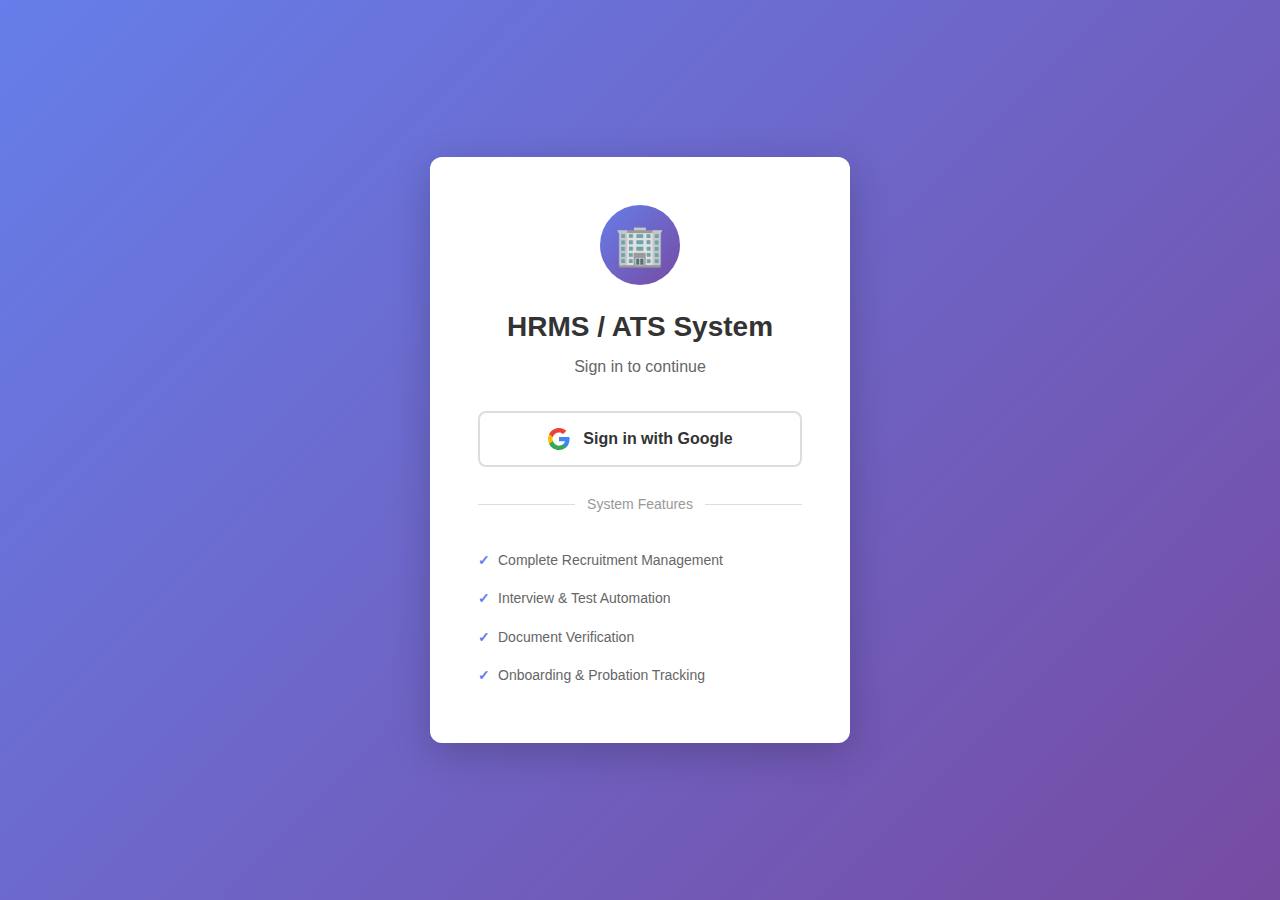
<file: index.html>
<!DOCTYPE html>
<html lang="en">
<head>
    <meta charset="UTF-8">
    <meta name="viewport" content="width=device-width, initial-scale=1.0">
    <title>HRMS / ATS System - Login</title>
    <link rel="icon" type="image/x-icon" href="data:image/svg+xml,<svg xmlns=%22http://www.w3.org/2000/svg%22 viewBox=%220 0 100 100%22><text y=%22.9em%22 font-size=%2290%22>🏢</text></svg>">
    <link rel="stylesheet" href="css/main.css">
    <link rel="stylesheet" href="css/components.css">
    <style>
        body {
            background: linear-gradient(135deg, #667eea 0%, #764ba2 100%);
            display: flex;
            align-items: center;
            justify-content: center;
            min-height: 100vh;
            margin: 0;
            font-family: 'Segoe UI', Tahoma, Geneva, Verdana, sans-serif;
        }

        .login-container {
            background: white;
            border-radius: 12px;
            box-shadow: 0 10px 40px rgba(0, 0, 0, 0.2);
            padding: 48px;
            width: 100%;
            max-width: 420px;
            text-align: center;
        }

        .login-header {
            margin-bottom: 32px;
        }

        .login-header h1 {
            color: #333;
            font-size: 28px;
            margin: 0 0 8px 0;
        }

        .login-header p {
            color: #666;
            margin: 0;
        }

        .login-icon {
            width: 80px;
            height: 80px;
            margin: 0 auto 24px;
            background: linear-gradient(135deg, #667eea 0%, #764ba2 100%);
            border-radius: 50%;
            display: flex;
            align-items: center;
            justify-content: center;
            font-size: 40px;
            color: white;
        }

        .google-btn {
            width: 100%;
            padding: 14px 24px;
            background: white;
            border: 2px solid #ddd;
            border-radius: 8px;
            font-size: 16px;
            font-weight: 600;
            color: #333;
            cursor: pointer;
            display: flex;
            align-items: center;
            justify-content: center;
            gap: 12px;
            transition: all 0.3s ease;
        }

        .google-btn:hover {
            border-color: #667eea;
            background: #f8f9ff;
            transform: translateY(-2px);
            box-shadow: 0 4px 12px rgba(102, 126, 234, 0.2);
        }

        .google-icon {
            width: 24px;
            height: 24px;
        }

        .divider {
            margin: 24px 0;
            text-align: center;
            position: relative;
        }

        .divider::before {
            content: '';
            position: absolute;
            left: 0;
            top: 50%;
            width: 100%;
            height: 1px;
            background: #ddd;
        }

        .divider span {
            background: white;
            padding: 0 12px;
            position: relative;
            color: #999;
            font-size: 14px;
        }

        .features {
            text-align: left;
            margin-top: 24px;
        }

        .features h3 {
            font-size: 14px;
            color: #666;
            margin: 0 0 12px 0;
            text-transform: uppercase;
            letter-spacing: 1px;
        }

        .features ul {
            list-style: none;
            padding: 0;
            margin: 0;
        }

        .features li {
            padding: 8px 0;
            color: #666;
            font-size: 14px;
        }

        .features li::before {
            content: '✓';
            color: #667eea;
            font-weight: bold;
            margin-right: 8px;
        }

        .error-message {
            background: #fee;
            border: 1px solid #fcc;
            border-radius: 6px;
            padding: 12px;
            margin-bottom: 16px;
            color: #c33;
            font-size: 14px;
            display: none;
        }

        .loader {
            display: none;
            margin: 16px auto;
        }

        .loader.active {
            display: block;
        }
    </style>
</head>
<body>
    <div class="login-container">
        <div class="login-icon">
            <span>🏢</span>
        </div>
        
        <div class="login-header">
            <h1>HRMS / ATS System</h1>
            <p>Sign in to continue</p>
        </div>

        <div id="error-message" class="error-message"></div>

        <button id="google-login-btn" class="google-btn">
            <svg class="google-icon" viewBox="0 0 24 24">
                <path fill="#4285F4" d="M22.56 12.25c0-.78-.07-1.53-.2-2.25H12v4.26h5.92c-.26 1.37-1.04 2.53-2.21 3.31v2.77h3.57c2.08-1.92 3.28-4.74 3.28-8.09z"/>
                <path fill="#34A853" d="M12 23c2.97 0 5.46-.98 7.28-2.66l-3.57-2.77c-.98.66-2.23 1.06-3.71 1.06-2.86 0-5.29-1.93-6.16-4.53H2.18v2.84C3.99 20.53 7.7 23 12 23z"/>
                <path fill="#FBBC05" d="M5.84 14.09c-.22-.66-.35-1.36-.35-2.09s.13-1.43.35-2.09V7.07H2.18C1.43 8.55 1 10.22 1 12s.43 3.45 1.18 4.93l2.85-2.22.81-.62z"/>
                <path fill="#EA4335" d="M12 5.38c1.62 0 3.06.56 4.21 1.64l3.15-3.15C17.45 2.09 14.97 1 12 1 7.7 1 3.99 3.47 2.18 7.07l3.66 2.84c.87-2.6 3.3-4.53 6.16-4.53z"/>
            </svg>
            Sign in with Google
        </button>

        <div class="divider">
            <span>System Features</span>
        </div>

        <div class="features">
            <ul>
                <li>Complete Recruitment Management</li>
                <li>Interview & Test Automation</li>
                <li>Document Verification</li>
                <li>Onboarding & Probation Tracking</li>
            </ul>
        </div>

        <div class="loader" id="login-loader">
            <div class="spinner"></div>
        </div>
    </div>

    <script src="js/config.js"></script>
    <script src="js/utils.js"></script>
    <script src="js/state.js"></script>
    <script src="js/api.js"></script>
    <script src="js/auth.js"></script>

    <script>
        // Initialize login page
        document.addEventListener('DOMContentLoaded', async () => {
            const googleLoginBtn = document.getElementById('google-login-btn');
            const errorMessage = document.getElementById('error-message');
            const loader = document.getElementById('login-loader');

            // Check if already logged in
            if (Auth.isAuthenticated()) {
                window.location.href = 'dashboard.html';
                return;
            }

            try {
                // Initialize Auth module
                await Auth.init();
                
                // Google login button click handler
                googleLoginBtn.addEventListener('click', async () => {
                    try {
                        errorMessage.style.display = 'none';
                        loader.classList.add('active');
                        googleLoginBtn.disabled = true;

                        // Trigger Google Sign-In
                        await Auth.login();
                        
                    } catch (error) {
                        console.error('Login error:', error);
                        errorMessage.textContent = error.message || 'Login failed. Please try again.';
                        errorMessage.style.display = 'block';
                        loader.classList.remove('active');
                        googleLoginBtn.disabled = false;
                    }
                });

                // Handle OAuth redirect
                await Auth.handleOAuthRedirect();
                
            } catch (error) {
                console.error('Initialization error:', error);
                errorMessage.textContent = 'Failed to initialize. Please refresh the page.';
                errorMessage.style.display = 'block';
            }
        });
    </script>
</body>
</html>
</file>
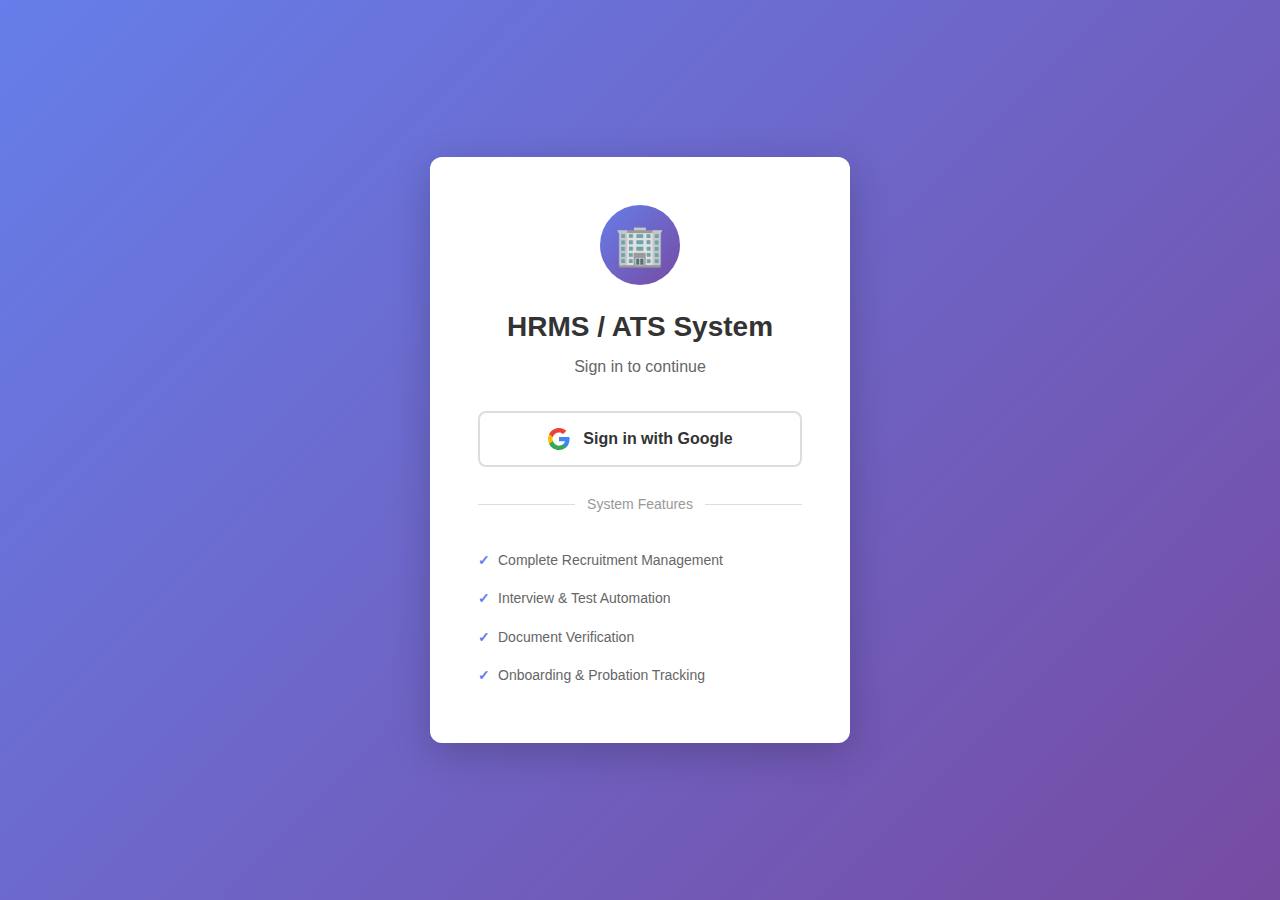
<file: dashboard.html>
<!DOCTYPE html>
<html lang="en">
<head>
    <meta charset="UTF-8">
    <meta name="viewport" content="width=device-width, initial-scale=1.0">
    <title>Dashboard - HRMS / ATS System</title>
    <link rel="stylesheet" href="css/main.css">
    <link rel="stylesheet" href="css/components.css">
    <link rel="stylesheet" href="css/dashboard.css">
</head>
<body>
    <div class="app-container">
        <!-- Sidebar -->
        <aside class="sidebar" id="sidebar">
            <div class="sidebar-header">
                <h1>HRMS / ATS</h1>
                <button class="sidebar-toggle" id="sidebar-toggle">
                    <i class="icon-menu"></i>
                </button>
            </div>

            <nav class="sidebar-nav">
                <a href="dashboard.html" class="nav-item active">
                    <i class="icon-home"></i>
                    <span>Dashboard</span>
                </a>

                <div class="nav-section" data-role="EA,HR,ADMIN">
                    <div class="nav-section-title">Recruitment</div>
                    <a href="requirements.html" class="nav-item" data-permission="REQUIREMENT_VIEW">
                        <i class="icon-file-text"></i>
                        <span>Requirements</span>
                    </a>
                    <a href="candidates.html" class="nav-item" data-permission="CANDIDATE_VIEW">
                        <i class="icon-users"></i>
                        <span>Candidates</span>
                    </a>
                    <a href="interviews.html" class="nav-item" data-permission="INTERVIEW_VIEW">
                        <i class="icon-calendar"></i>
                        <span>Interviews</span>
                    </a>
                    <a href="tests.html" class="nav-item" data-permission="TEST_VIEW">
                        <i class="icon-clipboard"></i>
                        <span>Tests</span>
                    </a>
                </div>

                <div class="nav-section" data-role="HR,ADMIN">
                    <div class="nav-section-title">Onboarding</div>
                    <a href="onboarding.html" class="nav-item" data-permission="ONBOARDING_VIEW">
                        <i class="icon-user-check"></i>
                        <span>Onboarding</span>
                    </a>
                    <a href="probation.html" class="nav-item" data-permission="PROBATION_VIEW">
                        <i class="icon-trending-up"></i>
                        <span>Probation</span>
                    </a>
                </div>

                <div class="nav-section" data-role="ADMIN">
                    <div class="nav-section-title">Admin</div>
                    <a href="admin-queue.html" class="nav-item" data-permission="ADMIN_QUEUE">
                        <i class="icon-alert-circle"></i>
                        <span>Admin Queue</span>
                    </a>
                    <a href="rejection-log.html" class="nav-item" data-permission="REJECTION_LOG">
                        <i class="icon-x-circle"></i>
                        <span>Rejection Log</span>
                    </a>
                    <a href="audit-log.html" class="nav-item" data-permission="AUDIT_LOG">
                        <i class="icon-list"></i>
                        <span>Audit Log</span>
                    </a>
                    <a href="settings.html" class="nav-item" data-permission="SETTINGS">
                        <i class="icon-settings"></i>
                        <span>Settings</span>
                    </a>
                </div>
            </nav>

            <div class="sidebar-footer">
                <div class="user-info" id="user-info">
                    <div class="user-avatar">
                        <i class="icon-user"></i>
                    </div>
                    <div class="user-details">
                        <div class="user-name">Loading...</div>
                        <div class="user-role">-</div>
                    </div>
                </div>
                <button class="btn btn-secondary btn-sm btn-logout" id="logout-btn">
                    <i class="icon-log-out"></i> Logout
                </button>
            </div>
        </aside>

        <!-- Main Content -->
        <main class="main-content">
            <!-- Header -->
            <header class="page-header">
                <div class="header-left">
                    <h1>Dashboard</h1>
                    <p class="text-muted">Welcome back! Here's your recruitment overview.</p>
                </div>
                <div class="header-right">
                    <button class="btn btn-secondary" id="notifications-btn">
                        <i class="icon-bell"></i>
                        <span class="badge" id="notification-count">0</span>
                    </button>
                    <button class="btn btn-primary" id="quick-action-btn">
                        <i class="icon-plus"></i> Quick Action
                    </button>
                </div>
            </header>

            <!-- Dashboard Content -->
            <div class="dashboard-container">
                <!-- Stats Cards -->
                <div class="stats-grid" id="stats-grid">
                    <div class="stat-card">
                        <div class="stat-icon" style="background: #3b82f6;">
                            <i class="icon-file-text"></i>
                        </div>
                        <div class="stat-details">
                            <div class="stat-label">Active Requirements</div>
                            <div class="stat-value" id="stat-requirements">-</div>
                        </div>
                    </div>

                    <div class="stat-card">
                        <div class="stat-icon" style="background: #8b5cf6;">
                            <i class="icon-users"></i>
                        </div>
                        <div class="stat-details">
                            <div class="stat-label">Total Candidates</div>
                            <div class="stat-value" id="stat-candidates">-</div>
                        </div>
                    </div>

                    <div class="stat-card">
                        <div class="stat-icon" style="background: #ec4899;">
                            <i class="icon-calendar"></i>
                        </div>
                        <div class="stat-details">
                            <div class="stat-label">Scheduled Interviews</div>
                            <div class="stat-value" id="stat-interviews">-</div>
                        </div>
                    </div>

                    <div class="stat-card">
                        <div class="stat-icon" style="background: #10b981;">
                            <i class="icon-user-check"></i>
                        </div>
                        <div class="stat-details">
                            <div class="stat-label">Selected Candidates</div>
                            <div class="stat-value" id="stat-selected">-</div>
                        </div>
                    </div>
                </div>

                <!-- Recent Activity -->
                <div class="dashboard-row">
                    <div class="dashboard-card">
                        <div class="card-header">
                            <h2>Recent Activity</h2>
                            <button class="btn btn-sm btn-secondary" id="refresh-activity">
                                <i class="icon-refresh-cw"></i>
                            </button>
                        </div>
                        <div class="card-body">
                            <div id="recent-activity" class="activity-list">
                                <div class="loading">Loading activity...</div>
                            </div>
                        </div>
                    </div>

                    <div class="dashboard-card">
                        <div class="card-header">
                            <h2>Pending Actions</h2>
                            <button class="btn btn-sm btn-secondary" id="refresh-pending">
                                <i class="icon-refresh-cw"></i>
                            </button>
                        </div>
                        <div class="card-body">
                            <div id="pending-actions" class="pending-list">
                                <div class="loading">Loading pending actions...</div>
                            </div>
                        </div>
                    </div>
                </div>

                <!-- Charts Row -->
                <div class="dashboard-row">
                    <div class="dashboard-card">
                        <div class="card-header">
                            <h2>Recruitment Pipeline</h2>
                            <select id="pipeline-filter" class="form-control form-control-sm">
                                <option value="this_month">This Month</option>
                                <option value="last_month">Last Month</option>
                                <option value="this_quarter">This Quarter</option>
                            </select>
                        </div>
                        <div class="card-body">
                            <div id="pipeline-chart" class="chart-container">
                                <div class="loading">Loading chart...</div>
                            </div>
                        </div>
                    </div>

                    <div class="dashboard-card">
                        <div class="card-header">
                            <h2>Top Requirements</h2>
                            <a href="requirements.html" class="btn btn-sm btn-link">View All</a>
                        </div>
                        <div class="card-body">
                            <div id="top-requirements" class="requirements-list">
                                <div class="loading">Loading requirements...</div>
                            </div>
                        </div>
                    </div>
                </div>

                <!-- Upcoming Interviews -->
                <div class="dashboard-card">
                    <div class="card-header">
                        <h2>Upcoming Interviews</h2>
                        <a href="interviews.html" class="btn btn-sm btn-link">View All</a>
                    </div>
                    <div class="card-body">
                        <div id="upcoming-interviews">
                            <div class="loading">Loading interviews...</div>
                        </div>
                    </div>
                </div>
            </div>
        </main>
    </div>

    <!-- Notification Panel -->
    <div class="notification-panel" id="notification-panel">
        <div class="notification-header">
            <h3>Notifications</h3>
            <button class="btn btn-sm btn-link" id="mark-all-read">Mark all as read</button>
        </div>
        <div class="notification-list" id="notification-list">
            <div class="loading">Loading notifications...</div>
        </div>
    </div>

    <!-- Quick Action Modal -->
    <div class="modal" id="quick-action-modal">
        <div class="modal-content">
            <div class="modal-header">
                <h3>Quick Actions</h3>
                <button class="modal-close">&times;</button>
            </div>
            <div class="modal-body">
                <div class="quick-actions-grid">
                    <button class="quick-action-btn" data-action="raise-requirement">
                        <i class="icon-file-plus"></i>
                        <span>Raise Requirement</span>
                    </button>
                    <button class="quick-action-btn" data-action="add-candidate">
                        <i class="icon-user-plus"></i>
                        <span>Add Candidate</span>
                    </button>
                    <button class="quick-action-btn" data-action="schedule-interview">
                        <i class="icon-calendar-plus"></i>
                        <span>Schedule Interview</span>
                    </button>
                    <button class="quick-action-btn" data-action="view-reports">
                        <i class="icon-bar-chart"></i>
                        <span>View Reports</span>
                    </button>
                </div>
            </div>
        </div>
    </div>

    <!-- Loader -->
    <div class="loader-overlay" id="loader-overlay">
        <div class="spinner"></div>
        <p id="loader-text">Loading...</p>
    </div>

    <!-- Scripts -->
    <script src="js/config.js"></script>
    <script src="js/utils.js"></script>
    <script src="js/api.js"></script>
    <script src="js/auth.js"></script>
    <script src="js/state.js"></script>
    <script src="js/ui-router.js"></script>
    <script src="js/modules/dashboard.js"></script>

    <script>
        // Initialize dashboard
        document.addEventListener('DOMContentLoaded', async () => {
            // Check authentication
            if (!Auth.isAuthenticated()) {
                window.location.href = 'index.html';
                return;
            }

            try {
                // Load user data
                await Auth.loadUserData();
                
                // Initialize UI
                UIRouter.init();
                
                // Initialize dashboard module
                await DashboardModule.init();

                // Setup global event listeners
                setupGlobalListeners();
            } catch (error) {
                console.error('Dashboard initialization error:', error);
                Utils.showToast('Failed to load dashboard', 'error');
            }
        });

        function setupGlobalListeners() {
            // Sidebar toggle
            document.getElementById('sidebar-toggle')?.addEventListener('click', () => {
                document.getElementById('sidebar').classList.toggle('collapsed');
            });

            // Logout
            document.getElementById('logout-btn')?.addEventListener('click', async () => {
                const confirmed = await Utils.confirm('Logout', 'Are you sure you want to logout?');
                if (confirmed) {
                    Auth.logout();
                    window.location.href = 'index.html';
                }
            });

            // Notifications
            document.getElementById('notifications-btn')?.addEventListener('click', () => {
                document.getElementById('notification-panel').classList.toggle('open');
            });

            // Quick actions
            document.getElementById('quick-action-btn')?.addEventListener('click', () => {
                document.getElementById('quick-action-modal').classList.add('show');
            });

            // Quick action buttons
            document.querySelectorAll('.quick-action-btn').forEach(btn => {
                btn.addEventListener('click', (e) => {
                    const action = e.currentTarget.dataset.action;
                    handleQuickAction(action);
                });
            });
        }

        function handleQuickAction(action) {
            document.getElementById('quick-action-modal').classList.remove('show');
            
            switch(action) {
                case 'raise-requirement':
                    window.location.href = 'requirements.html?action=new';
                    break;
                case 'add-candidate':
                    window.location.href = 'candidates.html?action=add';
                    break;
                case 'schedule-interview':
                    window.location.href = 'interviews.html?action=schedule';
                    break;
                case 'view-reports':
                    window.location.href = 'reports.html';
                    break;
            }
        }
    </script>
</body>
</html>
</file>
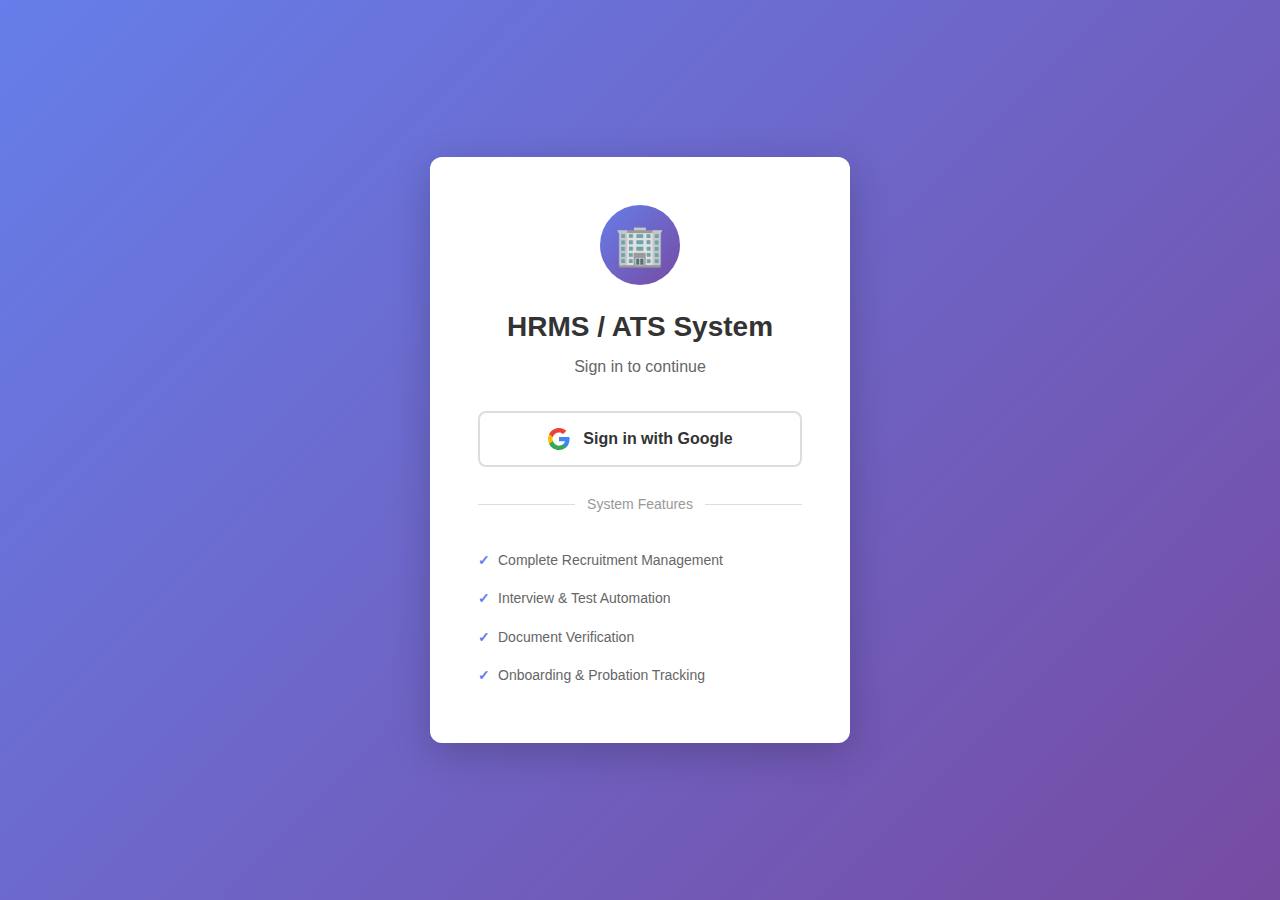
<file: final-interview.html>
<!DOCTYPE html>
<html lang="en">
<head>
    <meta charset="UTF-8">
    <meta name="viewport" content="width=device-width, initial-scale=1.0">
    <title>Final Interview - HRMS / ATS System</title>
    <link rel="stylesheet" href="css/main.css">
    <link rel="stylesheet" href="css/components.css">
    <link rel="stylesheet" href="css/dashboard.css">
</head>
<body>
    <div class="app-container">
        <!-- Include Sidebar -->
        <aside class="sidebar" id="sidebar">
            <!-- Sidebar content same as dashboard.html -->
        </aside>

        <!-- Main Content -->
        <main class="main-content">
            <!-- Header -->
            <header class="page-header">
                <div class="header-left">
                    <h1>Final Interview Queue</h1>
                    <p class="text-muted">Candidates who passed all tests - Ready for final decision</p>
                </div>
                <div class="header-right">
                    <button class="btn btn-secondary" id="final-interview-filter-btn">
                        <i class="icon-filter"></i> Filter
                    </button>
                    <button class="btn btn-primary" id="final-interview-refresh-btn">
                        <i class="icon-refresh-cw"></i> Refresh
                    </button>
                </div>
            </header>

            <!-- Final Interview List -->
            <div class="content-section">
                <div id="final-interview-list" class="interview-list">
                    <div class="loading">Loading final interview queue...</div>
                </div>
            </div>
        </main>
    </div>

    <!-- Loader -->
    <div class="loader-overlay" id="loader-overlay">
        <div class="spinner"></div>
        <p id="loader-text">Loading...</p>
    </div>

    <!-- Scripts -->
    <script src="js/config.js"></script>
    <script src="js/utils.js"></script>
    <script src="js/api.js"></script>
    <script src="js/auth.js"></script>
    <script src="js/state.js"></script>
    <script src="js/ui-router.js"></script>
    <script src="js/modules/owner.js"></script>

    <script>
        document.addEventListener('DOMContentLoaded', async () => {
            if (!Auth.isAuthenticated()) {
                window.location.href = 'index.html';
                return;
            }

            try {
                await Auth.loadUserData();
                UIRouter.init();
                await OwnerModule.initFinalInterviewQueue();
            } catch (error) {
                console.error('Page initialization error:', error);
                Utils.showToast('Failed to load page', 'error');
            }
        });
    </script>
</body>
</html>
</file>
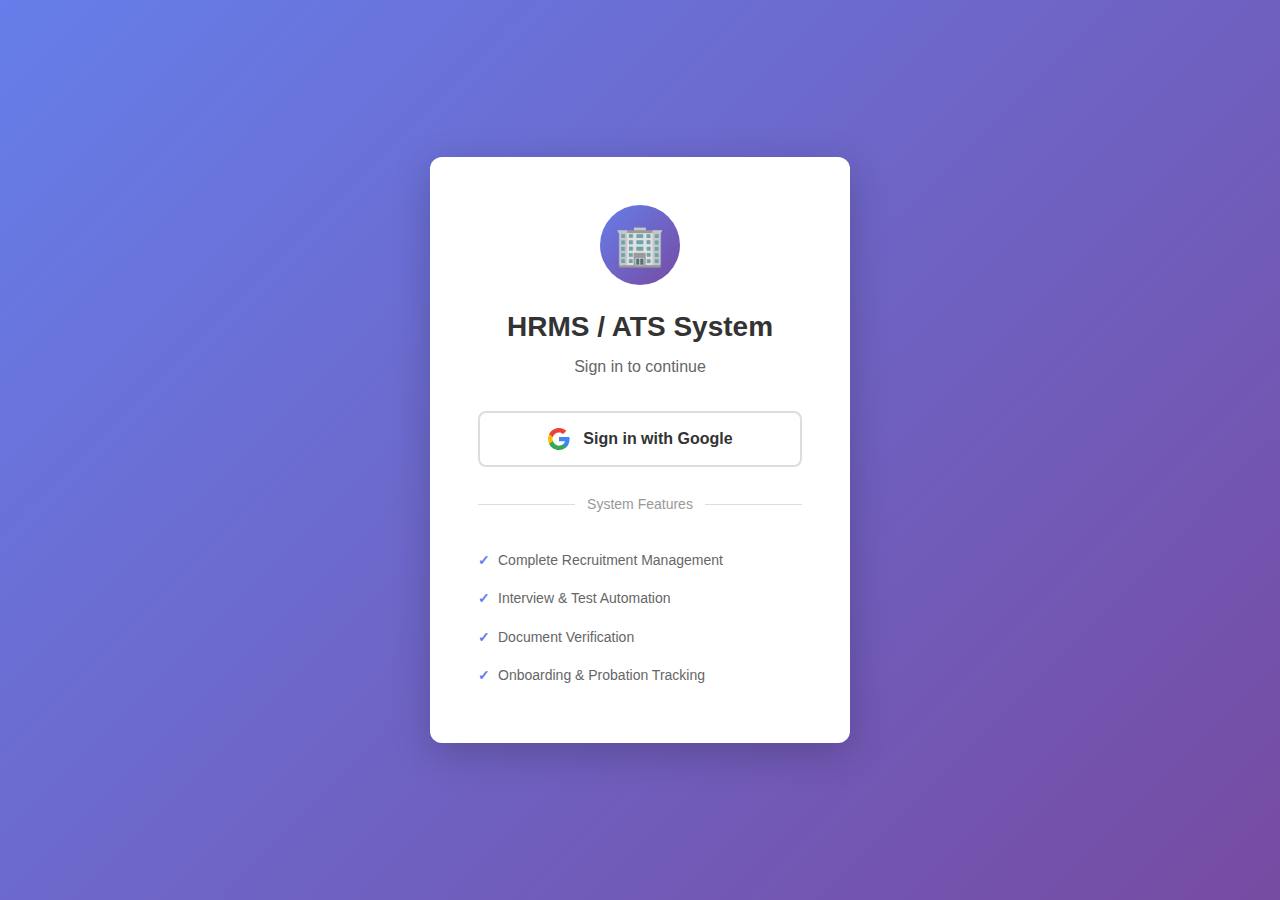
<file: owner-queue.html>
<!DOCTYPE html>
<html lang="en">
<head>
    <meta charset="UTF-8">
    <meta name="viewport" content="width=device-width, initial-scale=1.0">
    <title>Owner Queue - HRMS / ATS System</title>
    <link rel="stylesheet" href="css/main.css">
    <link rel="stylesheet" href="css/components.css">
    <link rel="stylesheet" href="css/dashboard.css">
</head>
<body>
    <div class="app-container">
        <!-- Include Sidebar (same as dashboard) -->
        <aside class="sidebar" id="sidebar">
            <!-- Sidebar content same as dashboard.html -->
        </aside>

        <!-- Main Content -->
        <main class="main-content">
            <!-- Header -->
            <header class="page-header">
                <div class="header-left">
                    <h1>Owner Queue</h1>
                    <p class="text-muted">Candidates waiting for your approval after call screening</p>
                </div>
                <div class="header-right">
                    <button class="btn btn-secondary" id="owner-filter-btn">
                        <i class="icon-filter"></i> Filter
                    </button>
                    <button class="btn btn-primary" id="owner-refresh-btn">
                        <i class="icon-refresh-cw"></i> Refresh
                    </button>
                </div>
            </header>

            <!-- Stats -->
            <div class="stats-grid" id="owner-queue-stats">
                <!-- Stats will be rendered here -->
            </div>

            <!-- Owner Queue List -->
            <div class="content-section">
                <div id="owner-queue-list" class="queue-list">
                    <div class="loading">Loading owner queue...</div>
                </div>
            </div>
        </main>
    </div>

    <!-- Loader -->
    <div class="loader-overlay" id="loader-overlay">
        <div class="spinner"></div>
        <p id="loader-text">Loading...</p>
    </div>

    <!-- Scripts -->
    <script src="js/config.js"></script>
    <script src="js/utils.js"></script>
    <script src="js/api.js"></script>
    <script src="js/auth.js"></script>
    <script src="js/state.js"></script>
    <script src="js/ui-router.js"></script>
    <script src="js/modules/owner.js"></script>

    <script>
        document.addEventListener('DOMContentLoaded', async () => {
            if (!Auth.isAuthenticated()) {
                window.location.href = 'index.html';
                return;
            }

            try {
                await Auth.loadUserData();
                UIRouter.init();
                await OwnerModule.initOwnerQueue();
            } catch (error) {
                console.error('Page initialization error:', error);
                Utils.showToast('Failed to load page', 'error');
            }
        });
    </script>
</body>
</html>
</file>
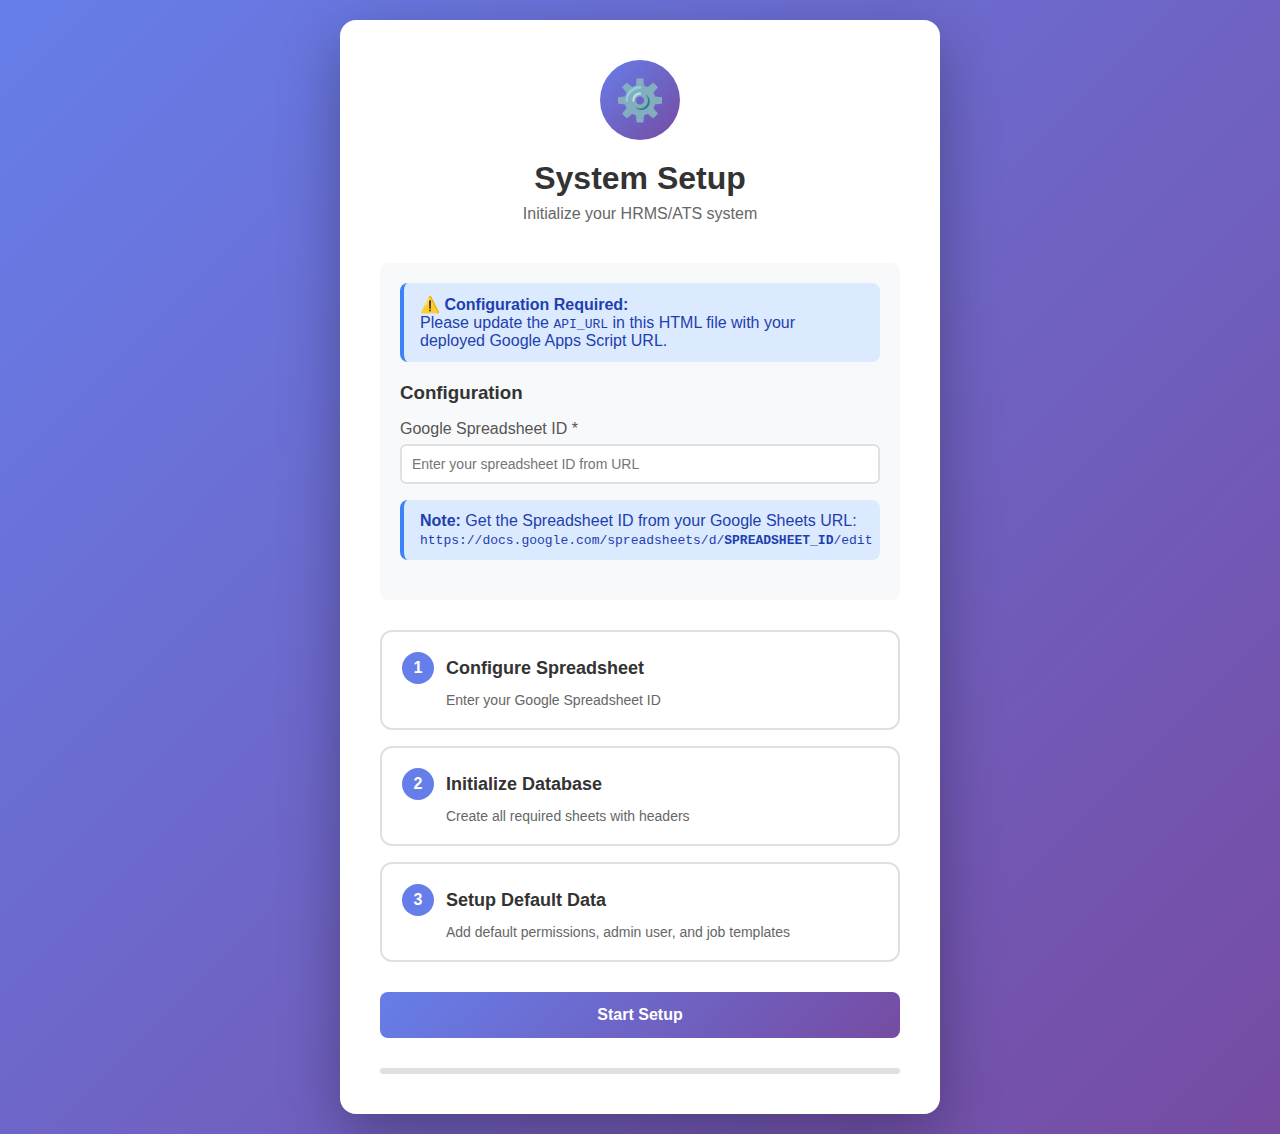
<file: setup.html>
<!DOCTYPE html>
<html lang="en">
<head>
    <meta charset="UTF-8">
    <meta name="viewport" content="width=device-width, initial-scale=1.0">
    <title>System Setup - HRMS / ATS</title>
    <style>
        * {
            margin: 0;
            padding: 0;
            box-sizing: border-box;
        }

        body {
            font-family: 'Segoe UI', Tahoma, Geneva, Verdana, sans-serif;
            background: linear-gradient(135deg, #667eea 0%, #764ba2 100%);
            min-height: 100vh;
            display: flex;
            align-items: center;
            justify-content: center;
            padding: 20px;
        }

        .setup-container {
            background: white;
            border-radius: 16px;
            box-shadow: 0 20px 60px rgba(0, 0, 0, 0.3);
            max-width: 600px;
            width: 100%;
            padding: 40px;
        }

        .setup-header {
            text-align: center;
            margin-bottom: 40px;
        }

        .setup-icon {
            width: 80px;
            height: 80px;
            background: linear-gradient(135deg, #667eea 0%, #764ba2 100%);
            border-radius: 50%;
            display: flex;
            align-items: center;
            justify-content: center;
            margin: 0 auto 20px;
            font-size: 40px;
        }

        h1 {
            color: #333;
            margin-bottom: 8px;
        }

        .subtitle {
            color: #666;
        }

        .setup-steps {
            margin-bottom: 30px;
        }

        .step {
            padding: 20px;
            border: 2px solid #e0e0e0;
            border-radius: 12px;
            margin-bottom: 16px;
            transition: all 0.3s ease;
        }

        .step.completed {
            border-color: #10b981;
            background: #f0fdf4;
        }

        .step.error {
            border-color: #ef4444;
            background: #fef2f2;
        }

        .step.active {
            border-color: #667eea;
            background: #f8f9ff;
        }

        .step-header {
            display: flex;
            align-items: center;
            gap: 12px;
            margin-bottom: 8px;
        }

        .step-number {
            width: 32px;
            height: 32px;
            background: #667eea;
            color: white;
            border-radius: 50%;
            display: flex;
            align-items: center;
            justify-content: center;
            font-weight: bold;
        }

        .step.completed .step-number {
            background: #10b981;
        }

        .step.error .step-number {
            background: #ef4444;
        }

        .step-title {
            font-size: 18px;
            font-weight: 600;
            color: #333;
        }

        .step-description {
            color: #666;
            margin-left: 44px;
            font-size: 14px;
        }

        .step-status {
            margin-left: 44px;
            margin-top: 8px;
            padding: 8px 12px;
            border-radius: 6px;
            font-size: 13px;
            display: none;
        }

        .step-status.show {
            display: block;
        }

        .step-status.success {
            background: #d1fae5;
            color: #065f46;
        }

        .step-status.error {
            background: #fee2e2;
            color: #991b1b;
        }

        .step-status.loading {
            background: #dbeafe;
            color: #1e40af;
        }

        .btn {
            width: 100%;
            padding: 14px 24px;
            background: linear-gradient(135deg, #667eea 0%, #764ba2 100%);
            color: white;
            border: none;
            border-radius: 8px;
            font-size: 16px;
            font-weight: 600;
            cursor: pointer;
            transition: all 0.3s ease;
        }

        .btn:hover:not(:disabled) {
            transform: translateY(-2px);
            box-shadow: 0 8px 20px rgba(102, 126, 234, 0.4);
        }

        .btn:disabled {
            opacity: 0.5;
            cursor: not-allowed;
        }

        .config-section {
            margin-bottom: 30px;
            padding: 20px;
            background: #f8f9fa;
            border-radius: 8px;
        }

        .config-section h3 {
            margin-bottom: 16px;
            color: #333;
        }

        .form-group {
            margin-bottom: 16px;
        }

        .form-group label {
            display: block;
            margin-bottom: 6px;
            color: #555;
            font-weight: 500;
        }

        .form-group input {
            width: 100%;
            padding: 10px;
            border: 2px solid #e0e0e0;
            border-radius: 6px;
            font-size: 14px;
        }

        .form-group input:focus {
            outline: none;
            border-color: #667eea;
        }

        .alert {
            padding: 12px 16px;
            border-radius: 8px;
            margin-bottom: 20px;
        }

        .alert-info {
            background: #dbeafe;
            color: #1e40af;
            border-left: 4px solid #3b82f6;
        }

        .alert-success {
            background: #d1fae5;
            color: #065f46;
            border-left: 4px solid #10b981;
        }

        .progress-bar {
            height: 6px;
            background: #e0e0e0;
            border-radius: 3px;
            margin-top: 30px;
            overflow: hidden;
        }

        .progress-fill {
            height: 100%;
            background: linear-gradient(90deg, #667eea 0%, #764ba2 100%);
            transition: width 0.5s ease;
            width: 0%;
        }

        .spinner {
            border: 3px solid #f3f3f3;
            border-top: 3px solid #667eea;
            border-radius: 50%;
            width: 20px;
            height: 20px;
            animation: spin 1s linear infinite;
            display: inline-block;
            margin-right: 8px;
        }

        @keyframes spin {
            0% { transform: rotate(0deg); }
            100% { transform: rotate(360deg); }
        }
    </style>
</head>
<body>
    <div class="setup-container">
        <div class="setup-header">
            <div class="setup-icon">⚙️</div>
            <h1>System Setup</h1>
            <p class="subtitle">Initialize your HRMS/ATS system</p>
        </div>

        <div class="config-section">
            <h3>Configuration</h3>
            <div class="form-group">
                <label>Google Spreadsheet ID *</label>
                <input type="text" id="spreadsheet-id" placeholder="Enter your spreadsheet ID from URL">
            </div>
            <div class="alert alert-info">
                <strong>Note:</strong> Get the Spreadsheet ID from your Google Sheets URL: 
                <code>https://docs.google.com/spreadsheets/d/<strong>SPREADSHEET_ID</strong>/edit</code>
            </div>
        </div>

        <div class="setup-steps">
            <div class="step" id="step-1">
                <div class="step-header">
                    <div class="step-number">1</div>
                    <div class="step-title">Configure Spreadsheet</div>
                </div>
                <div class="step-description">Enter your Google Spreadsheet ID</div>
                <div class="step-status" id="status-1"></div>
            </div>

            <div class="step" id="step-2">
                <div class="step-header">
                    <div class="step-number">2</div>
                    <div class="step-title">Initialize Database</div>
                </div>
                <div class="step-description">Create all required sheets with headers</div>
                <div class="step-status" id="status-2"></div>
            </div>

            <div class="step" id="step-3">
                <div class="step-header">
                    <div class="step-number">3</div>
                    <div class="step-title">Setup Default Data</div>
                </div>
                <div class="step-description">Add default permissions, admin user, and job templates</div>
                <div class="step-status" id="status-3"></div>
            </div>
        </div>

        <button class="btn" id="setup-btn" onclick="startSetup()">Start Setup</button>

        <div class="progress-bar">
            <div class="progress-fill" id="progress"></div>
        </div>
    </div>

    <script>
        const API_URL = 'YOUR_GOOGLE_APPS_SCRIPT_URL'; // Update this after deployment

        let currentStep = 1;

        function updateProgress(percent) {
            document.getElementById('progress').style.width = percent + '%';
        }

        function setStepStatus(step, status, message) {
            const stepEl = document.getElementById(`step-${step}`);
            const statusEl = document.getElementById(`status-${step}`);

            stepEl.className = 'step ' + status;
            statusEl.className = 'step-status show ' + status;

            if (status === 'loading') {
                statusEl.innerHTML = '<div class="spinner"></div>' + message;
            } else {
                statusEl.textContent = message;
            }
        }

        async function apiCall(action, data = {}) {
            const response = await fetch(API_URL, {
                method: 'POST',
                headers: {
                    'Content-Type': 'application/json'
                },
                body: JSON.stringify({
                    action: action,
                    data: data,
                    timestamp: new Date().toISOString()
                })
            });

            return await response.json();
        }

        async function startSetup() {
            const btn = document.getElementById('setup-btn');
            const spreadsheetId = document.getElementById('spreadsheet-id').value.trim();

            // Step 1: Validate input
            setStepStatus(1, 'active', 'Validating...');
            
            if (!spreadsheetId) {
                setStepStatus(1, 'error', 'Spreadsheet ID is required!');
                return;
            }

            setStepStatus(1, 'completed', 'Spreadsheet ID configured ✓');
            updateProgress(33);

            btn.disabled = true;
            btn.textContent = 'Setting up...';

            try {
                // Step 2: Initialize Sheets
                setStepStatus(2, 'loading', 'Creating sheets and adding headers...');
                
                const initResult = await apiCall('INITIALIZE_SHEETS', { spreadsheetId });

                if (initResult.success) {
                    setStepStatus(2, 'completed', 
                        `Database initialized! Created: ${initResult.created}, Existing: ${initResult.existing} ✓`);
                    updateProgress(66);

                    // Step 3: Setup Default Data
                    setStepStatus(3, 'loading', 'Adding default data...');
                    
                    const dataResult = await apiCall('SETUP_DEFAULT_DATA');

                    if (dataResult.success) {
                        setStepStatus(3, 'completed', 'Default data added successfully ✓');
                        updateProgress(100);

                        btn.textContent = '✓ Setup Complete!';
                        btn.style.background = '#10b981';

                        setTimeout(() => {
                            window.location.href = 'index.html';
                        }, 2000);
                    } else {
                        throw new Error(dataResult.error || 'Failed to setup default data');
                    }
                } else {
                    throw new Error(initResult.error || 'Failed to initialize sheets');
                }
            } catch (error) {
                console.error('Setup error:', error);
                const failedStep = currentStep === 1 ? 2 : 3;
                setStepStatus(failedStep, 'error', error.message);
                btn.disabled = false;
                btn.textContent = 'Retry Setup';
            }
        }

        // Check if API URL is configured
        window.addEventListener('DOMContentLoaded', () => {
            if (API_URL === 'YOUR_GOOGLE_APPS_SCRIPT_URL') {
                const configSection = document.querySelector('.config-section');
                configSection.innerHTML = `
                    <div class="alert alert-info">
                        <strong>⚠️ Configuration Required:</strong><br>
                        Please update the <code>API_URL</code> in this HTML file with your deployed Google Apps Script URL.
                    </div>
                ` + configSection.innerHTML;
            }
        });
    </script>
</body>
</html>
</file>
<file: css/main.css>
/* ============================================
   HRMS/ATS SYSTEM - MAIN STYLES
   Author: Senior System Architect
   Version: 1.0
   ============================================ */

/* ========== CSS VARIABLES ========== */
:root {
    /* Primary Colors */
    --primary-color: #2563eb;
    --primary-dark: #1d4ed8;
    --primary-light: #3b82f6;
    
    /* Secondary Colors */
    --secondary-color: #64748b;
    --secondary-dark: #475569;
    --secondary-light: #94a3b8;
    
    /* Status Colors */
    --success-color: #10b981;
    --success-bg: #d1fae5;
    --warning-color: #f59e0b;
    --warning-bg: #fef3c7;
    --danger-color: #ef4444;
    --danger-bg: #fee2e2;
    --info-color: #3b82f6;
    --info-bg: #dbeafe;
    
    /* Neutral Colors */
    --white: #ffffff;
    --black: #000000;
    --gray-50: #f9fafb;
    --gray-100: #f3f4f6;
    --gray-200: #e5e7eb;
    --gray-300: #d1d5db;
    --gray-400: #9ca3af;
    --gray-500: #6b7280;
    --gray-600: #4b5563;
    --gray-700: #374151;
    --gray-800: #1f2937;
    --gray-900: #111827;
    
    /* Typography */
    --font-primary: 'Inter', -apple-system, BlinkMacSystemFont, 'Segoe UI', Roboto, sans-serif;
    --font-mono: 'Fira Code', 'Consolas', monospace;
    
    /* Font Sizes */
    --text-xs: 0.75rem;
    --text-sm: 0.875rem;
    --text-base: 1rem;
    --text-lg: 1.125rem;
    --text-xl: 1.25rem;
    --text-2xl: 1.5rem;
    --text-3xl: 1.875rem;
    --text-4xl: 2.25rem;
    
    /* Spacing */
    --space-1: 0.25rem;
    --space-2: 0.5rem;
    --space-3: 0.75rem;
    --space-4: 1rem;
    --space-5: 1.25rem;
    --space-6: 1.5rem;
    --space-8: 2rem;
    --space-10: 2.5rem;
    --space-12: 3rem;
    --space-16: 4rem;
    
    /* Border Radius */
    --radius-sm: 0.25rem;
    --radius-md: 0.375rem;
    --radius-lg: 0.5rem;
    --radius-xl: 0.75rem;
    --radius-2xl: 1rem;
    --radius-full: 9999px;
    
    /* Shadows */
    --shadow-sm: 0 1px 2px 0 rgb(0 0 0 / 0.05);
    --shadow-md: 0 4px 6px -1px rgb(0 0 0 / 0.1), 0 2px 4px -2px rgb(0 0 0 / 0.1);
    --shadow-lg: 0 10px 15px -3px rgb(0 0 0 / 0.1), 0 4px 6px -4px rgb(0 0 0 / 0.1);
    --shadow-xl: 0 20px 25px -5px rgb(0 0 0 / 0.1), 0 8px 10px -6px rgb(0 0 0 / 0.1);
    
    /* Transitions */
    --transition-fast: 150ms ease;
    --transition-normal: 250ms ease;
    --transition-slow: 350ms ease;
    
    /* Z-Index Scale */
    --z-dropdown: 100;
    --z-sticky: 200;
    --z-fixed: 300;
    --z-modal-backdrop: 400;
    --z-modal: 500;
    --z-popover: 600;
    --z-tooltip: 700;
    --z-toast: 800;
}

/* ========== RESET & BASE ========== */
*,
*::before,
*::after {
    box-sizing: border-box;
    margin: 0;
    padding: 0;
}

html {
    font-size: 16px;
    scroll-behavior: smooth;
    -webkit-font-smoothing: antialiased;
    -moz-osx-font-smoothing: grayscale;
}

body {
    font-family: var(--font-primary);
    font-size: var(--text-base);
    line-height: 1.6;
    color: var(--gray-800);
    background-color: var(--gray-50);
    min-height: 100vh;
}

/* ========== TYPOGRAPHY ========== */
h1, h2, h3, h4, h5, h6 {
    font-weight: 600;
    line-height: 1.3;
    color: var(--gray-900);
}

h1 { font-size: var(--text-4xl); }
h2 { font-size: var(--text-3xl); }
h3 { font-size: var(--text-2xl); }
h4 { font-size: var(--text-xl); }
h5 { font-size: var(--text-lg); }
h6 { font-size: var(--text-base); }

p {
    margin-bottom: var(--space-4);
}

a {
    color: var(--primary-color);
    text-decoration: none;
    transition: color var(--transition-fast);
}

a:hover {
    color: var(--primary-dark);
}

/* ========== UTILITY CLASSES ========== */
.container {
    width: 100%;
    max-width: 1280px;
    margin: 0 auto;
    padding: 0 var(--space-4);
}

.text-center { text-align: center; }
.text-left { text-align: left; }
.text-right { text-align: right; }

.text-primary { color: var(--primary-color); }
.text-success { color: var(--success-color); }
.text-warning { color: var(--warning-color); }
.text-danger { color: var(--danger-color); }
.text-muted { color: var(--gray-500); }

.bg-primary { background-color: var(--primary-color); }
.bg-success { background-color: var(--success-bg); }
.bg-warning { background-color: var(--warning-bg); }
.bg-danger { background-color: var(--danger-bg); }
.bg-info { background-color: var(--info-bg); }

.hidden { display: none !important; }
.invisible { visibility: hidden; }

.flex { display: flex; }
.flex-col { flex-direction: column; }
.flex-wrap { flex-wrap: wrap; }
.items-center { align-items: center; }
.items-start { align-items: flex-start; }
.items-end { align-items: flex-end; }
.justify-center { justify-content: center; }
.justify-between { justify-content: space-between; }
.justify-end { justify-content: flex-end; }
.gap-1 { gap: var(--space-1); }
.gap-2 { gap: var(--space-2); }
.gap-3 { gap: var(--space-3); }
.gap-4 { gap: var(--space-4); }
.gap-6 { gap: var(--space-6); }

.grid { display: grid; }
.grid-cols-2 { grid-template-columns: repeat(2, 1fr); }
.grid-cols-3 { grid-template-columns: repeat(3, 1fr); }
.grid-cols-4 { grid-template-columns: repeat(4, 1fr); }

.m-0 { margin: 0; }
.m-auto { margin: auto; }
.mt-2 { margin-top: var(--space-2); }
.mt-4 { margin-top: var(--space-4); }
.mt-6 { margin-top: var(--space-6); }
.mb-2 { margin-bottom: var(--space-2); }
.mb-4 { margin-bottom: var(--space-4); }
.mb-6 { margin-bottom: var(--space-6); }
.ml-2 { margin-left: var(--space-2); }
.mr-2 { margin-right: var(--space-2); }

.p-2 { padding: var(--space-2); }
.p-4 { padding: var(--space-4); }
.p-6 { padding: var(--space-6); }
.px-2 { padding-left: var(--space-2); padding-right: var(--space-2); }
.px-4 { padding-left: var(--space-4); padding-right: var(--space-4); }
.py-2 { padding-top: var(--space-2); padding-bottom: var(--space-2); }
.py-4 { padding-top: var(--space-4); padding-bottom: var(--space-4); }

.rounded { border-radius: var(--radius-md); }
.rounded-lg { border-radius: var(--radius-lg); }
.rounded-xl { border-radius: var(--radius-xl); }
.rounded-full { border-radius: var(--radius-full); }

.shadow { box-shadow: var(--shadow-md); }
.shadow-lg { box-shadow: var(--shadow-lg); }

.truncate {
    overflow: hidden;
    text-overflow: ellipsis;
    white-space: nowrap;
}

.sr-only {
    position: absolute;
    width: 1px;
    height: 1px;
    padding: 0;
    margin: -1px;
    overflow: hidden;
    clip: rect(0, 0, 0, 0);
    white-space: nowrap;
    border: 0;
}

/* ========== ANIMATIONS ========== */
@keyframes fadeIn {
    from { opacity: 0; }
    to { opacity: 1; }
}

@keyframes slideIn {
    from { transform: translateY(-10px); opacity: 0; }
    to { transform: translateY(0); opacity: 1; }
}

@keyframes spin {
    from { transform: rotate(0deg); }
    to { transform: rotate(360deg); }
}

@keyframes pulse {
    0%, 100% { opacity: 1; }
    50% { opacity: 0.5; }
}

.animate-fade-in { animation: fadeIn var(--transition-normal); }
.animate-slide-in { animation: slideIn var(--transition-normal); }
.animate-spin { animation: spin 1s linear infinite; }
.animate-pulse { animation: pulse 2s ease-in-out infinite; }

/* ========== SCROLLBAR ========== */
::-webkit-scrollbar {
    width: 8px;
    height: 8px;
}

::-webkit-scrollbar-track {
    background: var(--gray-100);
    border-radius: var(--radius-full);
}

::-webkit-scrollbar-thumb {
    background: var(--gray-400);
    border-radius: var(--radius-full);
}

::-webkit-scrollbar-thumb:hover {
    background: var(--gray-500);
}

/* ========== RESPONSIVE ========== */
@media (max-width: 1024px) {
    .grid-cols-4 { grid-template-columns: repeat(2, 1fr); }
    .grid-cols-3 { grid-template-columns: repeat(2, 1fr); }
}

@media (max-width: 768px) {
    .container {
        padding: 0 var(--space-3);
    }
    
    .grid-cols-4,
    .grid-cols-3,
    .grid-cols-2 {
        grid-template-columns: 1fr;
    }
    
    .hide-mobile { display: none; }
}

@media (max-width: 480px) {
    html { font-size: 14px; }
}
</file>
<file: css/components.css>
/* ============================================
   HRMS/ATS SYSTEM - COMPONENT STYLES
   Buttons, Cards, Badges, Modals, etc.
   ============================================ */

/* ========== BUTTONS ========== */
.btn {
    display: inline-flex;
    align-items: center;
    justify-content: center;
    gap: var(--space-2);
    padding: var(--space-2) var(--space-4);
    font-family: var(--font-primary);
    font-size: var(--text-sm);
    font-weight: 500;
    line-height: 1.5;
    text-align: center;
    white-space: nowrap;
    vertical-align: middle;
    cursor: pointer;
    user-select: none;
    border: 1px solid transparent;
    border-radius: var(--radius-md);
    transition: all var(--transition-fast);
}

.btn:disabled {
    opacity: 0.5;
    cursor: not-allowed;
}

.btn:focus {
    outline: none;
    box-shadow: 0 0 0 3px rgba(37, 99, 235, 0.2);
}

/* Button Variants */
.btn-primary {
    background-color: var(--primary-color);
    color: var(--white);
    border-color: var(--primary-color);
}

.btn-primary:hover:not(:disabled) {
    background-color: var(--primary-dark);
    border-color: var(--primary-dark);
}

.btn-secondary {
    background-color: var(--gray-100);
    color: var(--gray-700);
    border-color: var(--gray-300);
}

.btn-secondary:hover:not(:disabled) {
    background-color: var(--gray-200);
}

.btn-success {
    background-color: var(--success-color);
    color: var(--white);
    border-color: var(--success-color);
}

.btn-success:hover:not(:disabled) {
    background-color: #059669;
}

.btn-warning {
    background-color: var(--warning-color);
    color: var(--white);
    border-color: var(--warning-color);
}

.btn-warning:hover:not(:disabled) {
    background-color: #d97706;
}

.btn-danger {
    background-color: var(--danger-color);
    color: var(--white);
    border-color: var(--danger-color);
}

.btn-danger:hover:not(:disabled) {
    background-color: #dc2626;
}

.btn-outline {
    background-color: transparent;
    color: var(--primary-color);
    border-color: var(--primary-color);
}

.btn-outline:hover:not(:disabled) {
    background-color: var(--primary-color);
    color: var(--white);
}

.btn-ghost {
    background-color: transparent;
    color: var(--gray-600);
    border-color: transparent;
}

.btn-ghost:hover:not(:disabled) {
    background-color: var(--gray-100);
}

/* Button Sizes */
.btn-sm {
    padding: var(--space-1) var(--space-3);
    font-size: var(--text-xs);
}

.btn-lg {
    padding: var(--space-3) var(--space-6);
    font-size: var(--text-base);
}

.btn-block {
    display: flex;
    width: 100%;
}

/* Icon Button */
.btn-icon {
    padding: var(--space-2);
    width: 36px;
    height: 36px;
}

.btn-icon svg {
    width: 20px;
    height: 20px;
}

/* Button Group */
.btn-group {
    display: inline-flex;
    gap: 0;
}

.btn-group .btn {
    border-radius: 0;
}

.btn-group .btn:first-child {
    border-radius: var(--radius-md) 0 0 var(--radius-md);
}

.btn-group .btn:last-child {
    border-radius: 0 var(--radius-md) var(--radius-md) 0;
}

/* ========== CARDS ========== */
.card {
    background-color: var(--white);
    border-radius: var(--radius-lg);
    box-shadow: var(--shadow-sm);
    border: 1px solid var(--gray-200);
    overflow: hidden;
}

.card-header {
    padding: var(--space-4) var(--space-6);
    border-bottom: 1px solid var(--gray-200);
    background-color: var(--gray-50);
}

.card-header h3 {
    font-size: var(--text-lg);
    font-weight: 600;
    margin: 0;
}

.card-body {
    padding: var(--space-6);
}

.card-footer {
    padding: var(--space-4) var(--space-6);
    border-top: 1px solid var(--gray-200);
    background-color: var(--gray-50);
}

.card-hover:hover {
    box-shadow: var(--shadow-lg);
    transform: translateY(-2px);
    transition: all var(--transition-normal);
}

/* ========== BADGES ========== */
.badge {
    display: inline-flex;
    align-items: center;
    padding: var(--space-1) var(--space-2);
    font-size: var(--text-xs);
    font-weight: 500;
    line-height: 1;
    border-radius: var(--radius-full);
    white-space: nowrap;
}

.badge-primary {
    background-color: var(--info-bg);
    color: var(--primary-color);
}

.badge-success {
    background-color: var(--success-bg);
    color: var(--success-color);
}

.badge-warning {
    background-color: var(--warning-bg);
    color: var(--warning-color);
}

.badge-danger {
    background-color: var(--danger-bg);
    color: var(--danger-color);
}

.badge-secondary {
    background-color: var(--gray-200);
    color: var(--gray-700);
}

/* Status Badges */
.status-badge {
    display: inline-flex;
    align-items: center;
    gap: var(--space-1);
    padding: var(--space-1) var(--space-3);
    font-size: var(--text-xs);
    font-weight: 500;
    border-radius: var(--radius-full);
}

.status-badge::before {
    content: '';
    width: 6px;
    height: 6px;
    border-radius: 50%;
}

.status-pending {
    background-color: var(--warning-bg);
    color: #92400e;
}

.status-pending::before {
    background-color: var(--warning-color);
}

.status-approved {
    background-color: var(--success-bg);
    color: #065f46;
}

.status-approved::before {
    background-color: var(--success-color);
}

.status-rejected {
    background-color: var(--danger-bg);
    color: #991b1b;
}

.status-rejected::before {
    background-color: var(--danger-color);
}

.status-processing {
    background-color: var(--info-bg);
    color: #1e40af;
}

.status-processing::before {
    background-color: var(--primary-color);
}

.status-hold {
    background-color: var(--gray-200);
    color: var(--gray-700);
}

.status-hold::before {
    background-color: var(--gray-500);
}

/* ========== AVATARS ========== */
.avatar {
    display: inline-flex;
    align-items: center;
    justify-content: center;
    background-color: var(--primary-color);
    color: var(--white);
    font-weight: 600;
    border-radius: var(--radius-full);
    overflow: hidden;
}

.avatar-sm {
    width: 32px;
    height: 32px;
    font-size: var(--text-sm);
}

.avatar-md {
    width: 40px;
    height: 40px;
    font-size: var(--text-base);
}

.avatar-lg {
    width: 56px;
    height: 56px;
    font-size: var(--text-xl);
}

.avatar img {
    width: 100%;
    height: 100%;
    object-fit: cover;
}

.avatar-group {
    display: flex;
}

.avatar-group .avatar {
    margin-left: -8px;
    border: 2px solid var(--white);
}

.avatar-group .avatar:first-child {
    margin-left: 0;
}

/* ========== MODALS ========== */
.modal-backdrop {
    position: fixed;
    top: 0;
    left: 0;
    width: 100%;
    height: 100%;
    background-color: rgba(0, 0, 0, 0.5);
    z-index: var(--z-modal-backdrop);
    display: flex;
    align-items: center;
    justify-content: center;
    padding: var(--space-4);
    opacity: 0;
    visibility: hidden;
    transition: all var(--transition-normal);
}

.modal-backdrop.active {
    opacity: 1;
    visibility: visible;
}

.modal {
    background-color: var(--white);
    border-radius: var(--radius-xl);
    box-shadow: var(--shadow-xl);
    max-width: 500px;
    width: 100%;
    max-height: 90vh;
    overflow: hidden;
    transform: scale(0.9) translateY(-20px);
    transition: transform var(--transition-normal);
}

.modal-backdrop.active .modal {
    transform: scale(1) translateY(0);
}

.modal-lg {
    max-width: 800px;
}

.modal-xl {
    max-width: 1140px;
}

.modal-header {
    display: flex;
    align-items: center;
    justify-content: space-between;
    padding: var(--space-4) var(--space-6);
    border-bottom: 1px solid var(--gray-200);
}

.modal-header h3 {
    font-size: var(--text-lg);
    font-weight: 600;
    margin: 0;
}

.modal-close {
    background: none;
    border: none;
    cursor: pointer;
    color: var(--gray-500);
    padding: var(--space-1);
    border-radius: var(--radius-md);
    transition: all var(--transition-fast);
}

.modal-close:hover {
    background-color: var(--gray-100);
    color: var(--gray-700);
}

.modal-body {
    padding: var(--space-6);
    overflow-y: auto;
    max-height: calc(90vh - 140px);
}

.modal-footer {
    display: flex;
    align-items: center;
    justify-content: flex-end;
    gap: var(--space-3);
    padding: var(--space-4) var(--space-6);
    border-top: 1px solid var(--gray-200);
    background-color: var(--gray-50);
}

/* ========== ALERTS ========== */
.alert {
    display: flex;
    align-items: flex-start;
    gap: var(--space-3);
    padding: var(--space-4);
    border-radius: var(--radius-lg);
    margin-bottom: var(--space-4);
}

.alert-icon {
    flex-shrink: 0;
    width: 20px;
    height: 20px;
}

.alert-content {
    flex: 1;
}

.alert-title {
    font-weight: 600;
    margin-bottom: var(--space-1);
}

.alert-message {
    font-size: var(--text-sm);
    margin: 0;
}

.alert-info {
    background-color: var(--info-bg);
    border: 1px solid #93c5fd;
    color: #1e40af;
}

.alert-success {
    background-color: var(--success-bg);
    border: 1px solid #86efac;
    color: #065f46;
}

.alert-warning {
    background-color: var(--warning-bg);
    border: 1px solid #fcd34d;
    color: #92400e;
}

.alert-danger {
    background-color: var(--danger-bg);
    border: 1px solid #fca5a5;
    color: #991b1b;
}

/* ========== TOAST NOTIFICATIONS ========== */
.toast-container {
    position: fixed;
    top: var(--space-4);
    right: var(--space-4);
    z-index: var(--z-toast);
    display: flex;
    flex-direction: column;
    gap: var(--space-3);
    pointer-events: none;
}

.toast {
    display: flex;
    align-items: center;
    gap: var(--space-3);
    padding: var(--space-3) var(--space-4);
    background-color: var(--white);
    border-radius: var(--radius-lg);
    box-shadow: var(--shadow-lg);
    min-width: 300px;
    max-width: 400px;
    pointer-events: auto;
    animation: slideIn var(--transition-normal);
}

.toast-success {
    border-left: 4px solid var(--success-color);
}

.toast-error {
    border-left: 4px solid var(--danger-color);
}

.toast-warning {
    border-left: 4px solid var(--warning-color);
}

.toast-info {
    border-left: 4px solid var(--primary-color);
}

/* ========== DROPDOWN ========== */
.dropdown {
    position: relative;
    display: inline-block;
}

.dropdown-menu {
    position: absolute;
    top: 100%;
    left: 0;
    z-index: var(--z-dropdown);
    min-width: 200px;
    padding: var(--space-2) 0;
    background-color: var(--white);
    border-radius: var(--radius-lg);
    box-shadow: var(--shadow-lg);
    border: 1px solid var(--gray-200);
    opacity: 0;
    visibility: hidden;
    transform: translateY(-10px);
    transition: all var(--transition-fast);
}

.dropdown.active .dropdown-menu {
    opacity: 1;
    visibility: visible;
    transform: translateY(4px);
}

.dropdown-item {
    display: flex;
    align-items: center;
    gap: var(--space-2);
    padding: var(--space-2) var(--space-4);
    font-size: var(--text-sm);
    color: var(--gray-700);
    cursor: pointer;
    transition: background-color var(--transition-fast);
}

.dropdown-item:hover {
    background-color: var(--gray-50);
}

.dropdown-item.active {
    background-color: var(--info-bg);
    color: var(--primary-color);
}

.dropdown-divider {
    height: 1px;
    margin: var(--space-2) 0;
    background-color: var(--gray-200);
}

/* ========== TABS ========== */
.tabs {
    display: flex;
    border-bottom: 1px solid var(--gray-200);
    gap: var(--space-1);
}

.tab-item {
    padding: var(--space-3) var(--space-4);
    font-size: var(--text-sm);
    font-weight: 500;
    color: var(--gray-600);
    background: none;
    border: none;
    cursor: pointer;
    border-bottom: 2px solid transparent;
    margin-bottom: -1px;
    transition: all var(--transition-fast);
}

.tab-item:hover {
    color: var(--gray-900);
}

.tab-item.active {
    color: var(--primary-color);
    border-bottom-color: var(--primary-color);
}

.tab-content {
    padding: var(--space-4) 0;
}

.tab-pane {
    display: none;
}

.tab-pane.active {
    display: block;
}

/* ========== PROGRESS ========== */
.progress {
    width: 100%;
    height: 8px;
    background-color: var(--gray-200);
    border-radius: var(--radius-full);
    overflow: hidden;
}

.progress-bar {
    height: 100%;
    background-color: var(--primary-color);
    border-radius: var(--radius-full);
    transition: width var(--transition-slow);
}

.progress-bar.success { background-color: var(--success-color); }
.progress-bar.warning { background-color: var(--warning-color); }
.progress-bar.danger { background-color: var(--danger-color); }

/* ========== LOADING STATES ========== */
.spinner {
    width: 20px;
    height: 20px;
    border: 2px solid var(--gray-200);
    border-top-color: var(--primary-color);
    border-radius: var(--radius-full);
    animation: spin 0.8s linear infinite;
}

.spinner-lg {
    width: 40px;
    height: 40px;
    border-width: 3px;
}

.skeleton {
    background: linear-gradient(
        90deg,
        var(--gray-200) 25%,
        var(--gray-100) 50%,
        var(--gray-200) 75%
    );
    background-size: 200% 100%;
    animation: skeleton-loading 1.5s infinite;
    border-radius: var(--radius-md);
}

@keyframes skeleton-loading {
    0% { background-position: 200% 0; }
    100% { background-position: -200% 0; }
}

/* ========== EMPTY STATE ========== */
.empty-state {
    display: flex;
    flex-direction: column;
    align-items: center;
    justify-content: center;
    padding: var(--space-12);
    text-align: center;
}

.empty-state-icon {
    width: 80px;
    height: 80px;
    color: var(--gray-400);
    margin-bottom: var(--space-4);
}

.empty-state-title {
    font-size: var(--text-lg);
    font-weight: 600;
    color: var(--gray-900);
    margin-bottom: var(--space-2);
}

.empty-state-description {
    font-size: var(--text-sm);
    color: var(--gray-500);
    max-width: 400px;
    margin-bottom: var(--space-6);
}

/* ========== TOOLTIP ========== */
[data-tooltip] {
    position: relative;
}

[data-tooltip]::after {
    content: attr(data-tooltip);
    position: absolute;
    bottom: 100%;
    left: 50%;
    transform: translateX(-50%) translateY(-4px);
    padding: var(--space-1) var(--space-2);
    font-size: var(--text-xs);
    background-color: var(--gray-900);
    color: var(--white);
    border-radius: var(--radius-sm);
    white-space: nowrap;
    opacity: 0;
    visibility: hidden;
    transition: all var(--transition-fast);
    z-index: var(--z-tooltip);
}

[data-tooltip]:hover::after {
    opacity: 1;
    visibility: visible;
    transform: translateX(-50%) translateY(-8px);
}
</file>
<file: css/dashboard.css>
/* ============================================
   HRMS/ATS SYSTEM - DASHBOARD LAYOUT
   Sidebar, Header, Main Content Area
   ============================================ */

/* ========== MAIN LAYOUT ========== */
.app-layout {
    display: flex;
    min-height: 100vh;
}

/* ========== SIDEBAR ========== */
.sidebar {
    position: fixed;
    left: 0;
    top: 0;
    width: 260px;
    height: 100vh;
    background-color: var(--gray-900);
    color: var(--white);
    display: flex;
    flex-direction: column;
    z-index: var(--z-sticky);
    transition: transform var(--transition-normal);
}

.sidebar-collapsed .sidebar {
    transform: translateX(-260px);
}

.sidebar-header {
    display: flex;
    align-items: center;
    gap: var(--space-3);
    padding: var(--space-4) var(--space-5);
    border-bottom: 1px solid rgba(255, 255, 255, 0.1);
}

.sidebar-logo {
    width: 40px;
    height: 40px;
    background: linear-gradient(135deg, var(--primary-color), var(--primary-dark));
    border-radius: var(--radius-lg);
    display: flex;
    align-items: center;
    justify-content: center;
    font-weight: 700;
    font-size: var(--text-lg);
}

.sidebar-brand {
    font-size: var(--text-lg);
    font-weight: 600;
    white-space: nowrap;
}

.sidebar-brand span {
    color: var(--primary-light);
}

/* Navigation */
.sidebar-nav {
    flex: 1;
    overflow-y: auto;
    padding: var(--space-4) 0;
}

.nav-section {
    margin-bottom: var(--space-4);
}

.nav-section-title {
    padding: var(--space-2) var(--space-5);
    font-size: var(--text-xs);
    font-weight: 600;
    text-transform: uppercase;
    letter-spacing: 0.05em;
    color: var(--gray-500);
}

.nav-menu {
    list-style: none;
}

.nav-item {
    margin: var(--space-1) var(--space-3);
}

.nav-link {
    display: flex;
    align-items: center;
    gap: var(--space-3);
    padding: var(--space-3) var(--space-4);
    color: var(--gray-400);
    border-radius: var(--radius-md);
    transition: all var(--transition-fast);
    cursor: pointer;
    text-decoration: none;
}

.nav-link:hover {
    background-color: rgba(255, 255, 255, 0.05);
    color: var(--white);
}

.nav-link.active {
    background-color: var(--primary-color);
    color: var(--white);
}

.nav-link-icon {
    width: 20px;
    height: 20px;
    flex-shrink: 0;
}

.nav-link-text {
    font-size: var(--text-sm);
    font-weight: 500;
    white-space: nowrap;
}

.nav-link-badge {
    margin-left: auto;
    background-color: var(--danger-color);
    color: var(--white);
    font-size: 10px;
    font-weight: 600;
    padding: 2px 6px;
    border-radius: var(--radius-full);
    min-width: 18px;
    text-align: center;
}

/* Sidebar Footer */
.sidebar-footer {
    padding: var(--space-4);
    border-top: 1px solid rgba(255, 255, 255, 0.1);
}

.sidebar-user {
    display: flex;
    align-items: center;
    gap: var(--space-3);
    padding: var(--space-3);
    border-radius: var(--radius-md);
    cursor: pointer;
    transition: background-color var(--transition-fast);
}

.sidebar-user:hover {
    background-color: rgba(255, 255, 255, 0.05);
}

.sidebar-user-info {
    flex: 1;
    min-width: 0;
}

.sidebar-user-name {
    font-size: var(--text-sm);
    font-weight: 600;
    color: var(--white);
    white-space: nowrap;
    overflow: hidden;
    text-overflow: ellipsis;
}

.sidebar-user-role {
    font-size: var(--text-xs);
    color: var(--gray-500);
}

/* ========== MAIN CONTENT ========== */
.main-content {
    flex: 1;
    margin-left: 260px;
    display: flex;
    flex-direction: column;
    min-height: 100vh;
    transition: margin-left var(--transition-normal);
}

.sidebar-collapsed .main-content {
    margin-left: 0;
}

/* ========== HEADER ========== */
.header {
    position: sticky;
    top: 0;
    z-index: var(--z-sticky);
    background-color: var(--white);
    border-bottom: 1px solid var(--gray-200);
    padding: 0 var(--space-6);
    height: 64px;
    display: flex;
    align-items: center;
    justify-content: space-between;
}

.header-left {
    display: flex;
    align-items: center;
    gap: var(--space-4);
}

.menu-toggle {
    display: none;
    background: none;
    border: none;
    cursor: pointer;
    padding: var(--space-2);
    color: var(--gray-600);
    border-radius: var(--radius-md);
}

.menu-toggle:hover {
    background-color: var(--gray-100);
}

.page-title {
    font-size: var(--text-xl);
    font-weight: 600;
    color: var(--gray-900);
}

.breadcrumb {
    display: flex;
    align-items: center;
    gap: var(--space-2);
    font-size: var(--text-sm);
    color: var(--gray-500);
}

.breadcrumb-item {
    color: var(--gray-500);
}

.breadcrumb-item:hover {
    color: var(--primary-color);
}

.breadcrumb-separator {
    color: var(--gray-400);
}

.breadcrumb-current {
    color: var(--gray-900);
    font-weight: 500;
}

.header-right {
    display: flex;
    align-items: center;
    gap: var(--space-3);
}

/* Search Box */
.header-search {
    position: relative;
}

.search-input {
    width: 280px;
    padding: var(--space-2) var(--space-4);
    padding-left: var(--space-10);
    font-size: var(--text-sm);
    background-color: var(--gray-100);
    border: 1px solid transparent;
    border-radius: var(--radius-lg);
    transition: all var(--transition-fast);
}

.search-input:focus {
    outline: none;
    background-color: var(--white);
    border-color: var(--primary-color);
    box-shadow: 0 0 0 3px rgba(37, 99, 235, 0.1);
}

.search-icon {
    position: absolute;
    left: var(--space-3);
    top: 50%;
    transform: translateY(-50%);
    width: 18px;
    height: 18px;
    color: var(--gray-400);
}

/* Notifications */
.notification-btn {
    position: relative;
    background: none;
    border: none;
    cursor: pointer;
    padding: var(--space-2);
    color: var(--gray-600);
    border-radius: var(--radius-md);
}

.notification-btn:hover {
    background-color: var(--gray-100);
}

.notification-badge {
    position: absolute;
    top: 4px;
    right: 4px;
    width: 16px;
    height: 16px;
    background-color: var(--danger-color);
    color: var(--white);
    font-size: 10px;
    font-weight: 600;
    border-radius: var(--radius-full);
    display: flex;
    align-items: center;
    justify-content: center;
}

/* User Menu */
.user-menu {
    position: relative;
}

.user-menu-trigger {
    display: flex;
    align-items: center;
    gap: var(--space-2);
    padding: var(--space-1) var(--space-2);
    background: none;
    border: none;
    cursor: pointer;
    border-radius: var(--radius-md);
    transition: background-color var(--transition-fast);
}

.user-menu-trigger:hover {
    background-color: var(--gray-100);
}

.user-menu-name {
    font-size: var(--text-sm);
    font-weight: 500;
    color: var(--gray-700);
}

.user-menu-dropdown {
    position: absolute;
    top: 100%;
    right: 0;
    margin-top: var(--space-2);
    min-width: 200px;
    background-color: var(--white);
    border-radius: var(--radius-lg);
    box-shadow: var(--shadow-lg);
    border: 1px solid var(--gray-200);
    opacity: 0;
    visibility: hidden;
    transform: translateY(-10px);
    transition: all var(--transition-fast);
}

.user-menu.active .user-menu-dropdown {
    opacity: 1;
    visibility: visible;
    transform: translateY(0);
}

/* ========== PAGE CONTENT ========== */
.page-content {
    flex: 1;
    padding: var(--space-6);
    background-color: var(--gray-50);
}

/* Page Header */
.page-header {
    display: flex;
    align-items: center;
    justify-content: space-between;
    margin-bottom: var(--space-6);
}

.page-header-info h1 {
    font-size: var(--text-2xl);
    font-weight: 600;
    margin-bottom: var(--space-1);
}

.page-header-info p {
    font-size: var(--text-sm);
    color: var(--gray-500);
    margin: 0;
}

.page-actions {
    display: flex;
    align-items: center;
    gap: var(--space-3);
}

/* ========== STATS CARDS ========== */
.stats-grid {
    display: grid;
    grid-template-columns: repeat(4, 1fr);
    gap: var(--space-6);
    margin-bottom: var(--space-6);
}

.stat-card {
    background-color: var(--white);
    border-radius: var(--radius-lg);
    padding: var(--space-5);
    border: 1px solid var(--gray-200);
}

.stat-card-header {
    display: flex;
    align-items: center;
    justify-content: space-between;
    margin-bottom: var(--space-4);
}

.stat-card-title {
    font-size: var(--text-sm);
    font-weight: 500;
    color: var(--gray-600);
}

.stat-card-icon {
    width: 40px;
    height: 40px;
    border-radius: var(--radius-md);
    display: flex;
    align-items: center;
    justify-content: center;
}

.stat-card-icon svg {
    width: 20px;
    height: 20px;
}

.stat-card-icon.primary {
    background-color: var(--info-bg);
    color: var(--primary-color);
}

.stat-card-icon.success {
    background-color: var(--success-bg);
    color: var(--success-color);
}

.stat-card-icon.warning {
    background-color: var(--warning-bg);
    color: var(--warning-color);
}

.stat-card-icon.danger {
    background-color: var(--danger-bg);
    color: var(--danger-color);
}

.stat-card-value {
    font-size: var(--text-3xl);
    font-weight: 700;
    color: var(--gray-900);
    margin-bottom: var(--space-1);
}

.stat-card-change {
    display: flex;
    align-items: center;
    gap: var(--space-1);
    font-size: var(--text-sm);
}

.stat-card-change.positive {
    color: var(--success-color);
}

.stat-card-change.negative {
    color: var(--danger-color);
}

/* ========== SIDEBAR MOBILE ========== */
.sidebar-overlay {
    display: none;
    position: fixed;
    top: 0;
    left: 0;
    width: 100%;
    height: 100%;
    background-color: rgba(0, 0, 0, 0.5);
    z-index: calc(var(--z-sticky) - 1);
}

/* ========== RESPONSIVE ========== */
@media (max-width: 1200px) {
    .stats-grid {
        grid-template-columns: repeat(2, 1fr);
    }
}

@media (max-width: 1024px) {
    .sidebar {
        transform: translateX(-260px);
    }
    
    .sidebar.mobile-open {
        transform: translateX(0);
    }
    
    .sidebar-overlay.active {
        display: block;
    }
    
    .main-content {
        margin-left: 0;
    }
    
    .menu-toggle {
        display: block;
    }
    
    .header-search {
        display: none;
    }
}

@media (max-width: 768px) {
    .header {
        padding: 0 var(--space-4);
    }
    
    .page-content {
        padding: var(--space-4);
    }
    
    .page-header {
        flex-direction: column;
        align-items: flex-start;
        gap: var(--space-4);
    }
    
    .page-actions {
        width: 100%;
    }
    
    .page-actions .btn {
        flex: 1;
    }
    
    .stats-grid {
        grid-template-columns: 1fr;
    }
    
    .user-menu-name {
        display: none;
    }
}
</file>
